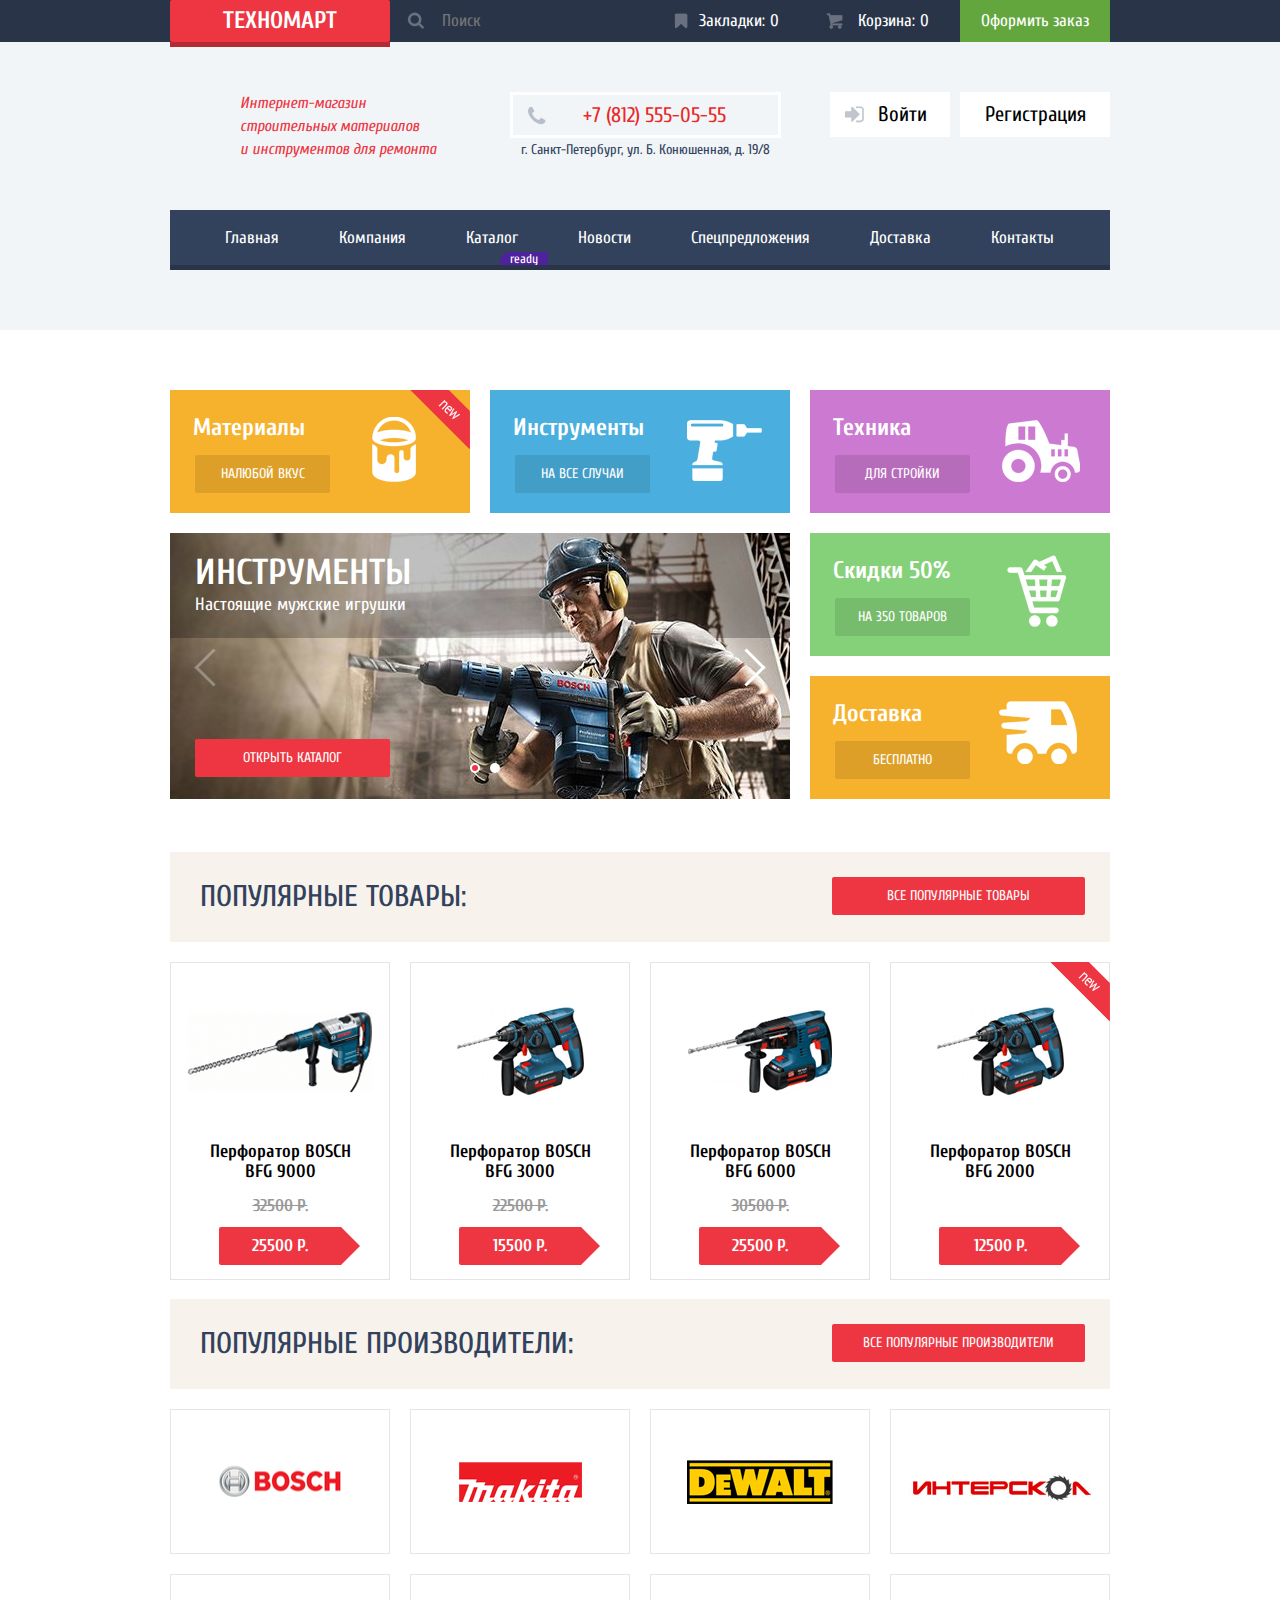
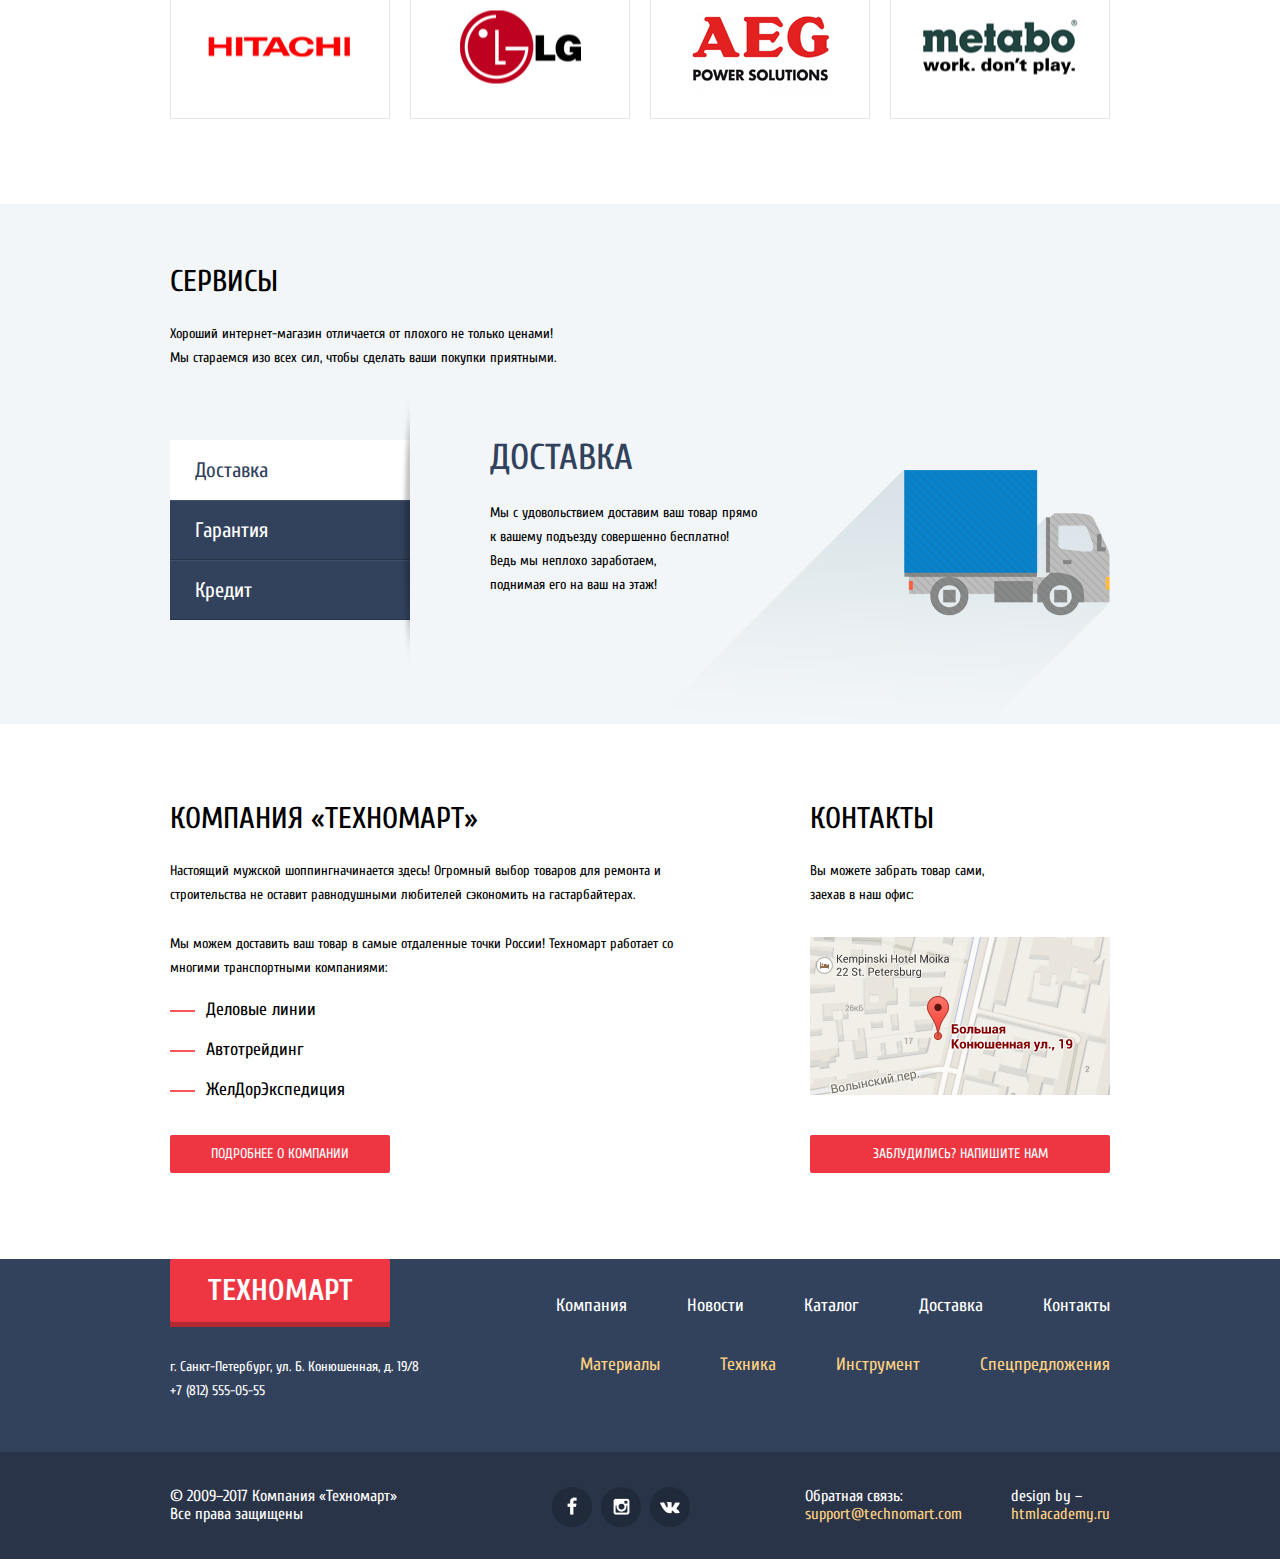
<file: index.html>
<!DOCTYPE html>
<html lang="ru">

<head>
  <meta charset="utf-8">
  <title>Technomart</title>
  <link rel="shortcut icon" href="img/favicon.ico" type="image/x-icon">
  <link rel="stylesheet" href="css/normalize.css">
  <link rel="stylesheet" href="css/style.css">
  <link href="https://fonts.googleapis.com/css?family=Cuprum:400,400i,700,700i&amp;subset=cyrillic" rel="stylesheet">
  <link href="https://fonts.googleapis.com/css?family=PT+Sans:400,700&amp;subset=cyrillic" rel="stylesheet"> 
</head>

<body>
  <header class="main-header">
    <div class="navbar">
      <div class="container clearfix">
        <h1 class="header-logo main-logo"><a class="btn" href="index.html">Техномарт</a></h1>
        <form class="search" action="/echo" method="post">
          <input id="search" type="text" name="search" placeholder="Поиск">
          <label for="search"></label>
        </form>
        <div class="navbar-right">
          <div class="bookmarks data"> <a href="#">Закладки:<span class="bookmarks-value value">0</span></a> </div>
          <div class="basket data"> <a href="#">Корзина:<span class="basket-value value">0</span></a> </div> <a class="checkout data" href="#">Оформить заказ</a> </div>
      </div>
    </div>
    <div class="container clearfix">
      <div class="header-info">
        <p class="header-info-title">Интернет-магазин
          <br> строительных материалов
          <br> и инструментов для ремонта</p>
        <div class="header-contacts">
          <div class="phone">+7 (812) 555-05-55</div> <span class="adress">г. Санкт-Петербург, ул. Б. Конюшенная, д. 19/8</span> </div>
        <div class="user-block"> <a class="sign-in" href="#">Войти</a> <a class="sign-up" href="#">Регистрация</a></div>
      </div>
      <nav class="main-navigation clearfix">
        <ul>
          <li><a href="#">Главная</a></li>
          <li><a href="#">Компания</a></li>
          <li><a class="nav-ready" href="catalog.html">Каталог</a></li>
          <li><a href="#">Новости</a></li>
          <li><a href="#">Спецпредложения</a></li>
          <li><a href="#">Доставка</a></li>
          <li><a href="#">Контакты</a></li>
        </ul>
      </nav>
    </div>
  </header>
  <main>
    <div class="container clearfix">
      <div class="categories-block clearfix">
        <div class="categories">
          <div class="category-item category-materials new-category">
            <h2>Материалы</h2> <a href="#" class="category-btn btn">Налюбой вкус</a> </div>
          <div class="category-item category-tools">
            <h2>Инструменты</h2> <a href="#" class="category-btn btn">На все случаи</a> </div>
          <div class="category-item category-equipment">
            <h2>Техника</h2> <a href="#" class="category-btn btn">Для стройки</a> </div>
        </div>
        <div class="slider">
          <input class="slider-input slider-input-1" type="radio" name="slide" id="slider-1" checked>
          <input class="slider-input slider-input-2" type="radio" name="slide" id="slider-2">
          <div class="slider-toggles">
            <label for="slider-1" class="slider-toggle slider-toggle-1"></label>
            <label for="slider-2" class="slider-toggle slider-toggle-2"></label>
          </div>
          <div class="slide slide-1">
            <h2 class="slide-title">Инструменты</h2>
            <p class="slide-description">Настоящие мужские игрушки</p>
          </div>
          <div class="slide slide-2">
            <h2 class="slide-title">Дрели</h2>
            <p class="slide-description">Соседям на радость!</p>
          </div>
          <label for="slider-1" class="slider-arrow slider-arrow-prev"></label>
          <label for="slider-2" class="slider-arrow slider-arrow-next"></label> <a href="#" class="slide-btn btn">Открыть каталог</a></div>
        <div class="category-stock category-item">
          <h2>Скидки 50%</h2> <a href="#" class="category-btn btn">На 350 товаров</a> <span class="category-icon"></span></div>
        <div class="category-delivery category-item">
          <h2>Доставка</h2> <a href="#" class="category-btn btn">Бесплатно</a> <span class="category-icon"></span></div>
      </div>
      <div class="drills-block">
        <div class="popular popular-items">
          <h2 class="title popular-title">Популярные товары:</h2> <a href="#" class="popular-btn btn">Все популярные товары</a> </div>
        <div class="catalog-items">
          <article class="catalog-item">
            <div class="catalog-item-img"><img src="img/BFG-9000.jpg" alt="BFG-9000" width="184" height="164"></div>
            <h1>Перфоратор BOSCH
BFG 9000</h1> <span class="item-price old-item-price">32500 Р.</span> <span class="item-price new-item-price">25500 Р.</span>
            <div class="item-action"> <a href="#" class="btn action-btn action-btn-buy">Купить</a> <a href="#" class="btn action-btn action-btn-bookmark">В закладки</a> </div>
          </article>
          <article class="catalog-item">
            <div class="catalog-item-img"><img src="img/BFG-3000.jpg" alt="BFG-3000" width="127" height="112"></div>
            <h1>Перфоратор BOSCH
BFG 3000</h1> <span class="item-price old-item-price">22500 Р.</span> <span class="item-price new-item-price">15500 Р.</span>
            <div class="item-action"> <a href="#" class="btn action-btn action-btn-buy">Купить</a> <a href="#" class="btn action-btn action-btn-bookmark">В закладки</a> </div>
          </article>
          <article class="catalog-item">
            <div class="catalog-item-img"><img src="/img/BFG-6000.jpg" alt="BFG-6000" width="144" height="128"></div>
            <h1>Перфоратор BOSCH
BFG 6000</h1> <span class="item-price old-item-price">30500 Р.</span> <span class="item-price new-item-price">25500 Р.</span>
            <div class="item-action"> <a href="#" class="btn action-btn action-btn-buy">Купить</a> <a href="#" class="btn action-btn action-btn-bookmark">В закладки</a> </div>
          </article>
          <article class="catalog-item new-item">
            <div class="catalog-item-img"><img src="img/BFG-2000.jpg" alt="BFG-2000" width="127" height="112"></div>
            <h1>Перфоратор BOSCH
BFG 2000</h1> <span class="item-price old-item-price"></span> <span class="item-price new-item-price">12500 Р. </span>
            <div class="item-action"> <a href="#" class="btn action-btn action-btn-buy">Купить</a> <a href="#" class="btn action-btn action-btn-bookmark">В закладки</a> </div>
          </article>
        </div>
      </div>
      <div class="brands-block">
        <div class="popular popular-brands">
          <h2 class="title popular-title">Популярные производители:</h2> <a href="#" class="popular-btn btn">Все популярные производители</a> </div>
        <div class="brands">
          <div class="brand">
            <a href="#" class="brand-link"><img src="img/brands/bosch.png" alt=""></a>
          </div>
          <div class="brand">
            <a href="#" class="brand-link"><img src="img/brands/Makita.png" alt=""></a>
          </div>
          <div class="brand">
            <a href="#" class="brand-link"><img src="img/brands/DeWALT.png" alt=""></a>
          </div>
          <div class="brand">
            <a href="#" class="brand-link"><img src="img/brands/Interskol.png" alt=""></a>
          </div>
          <div class="brand">
            <a href="#" class="brand-link"><img src="img/brands/Hitachi.png" alt=""></a>
          </div>
          <div class="brand">
            <a href="#" class="brand-link"><img src="img/brands/LG.png" alt=""></a>
          </div>
          <div class="brand">
            <a href="#" class="brand-link"><img src="img/brands/AEG.png" alt=""></a>
          </div>
          <div class="brand">
            <a href="#" class="brand-link"><img src="img/brands/Metabo.png" alt=""></a>
          </div>
        </div>
      </div>
    </div>
    <div class="services">
      <div class="container">
        <h2 class="title services-title">Сервисы</h2>
        <p class="services-info">Хороший интернет-магазин отличается от плохого не только ценами!
          <br> Мы стараемся изо всех сил, чтобы сделать ваши покупки приятными. </p>
        <div class="services-option">
          <input type="radio" name="tabs" id="delivery-input" checked>
          <input type="radio" name="tabs" id="guarantee-input">
          <input type="radio" name="tabs" id="credit-input">
          <ul class="services-tabs">
            <label for="delivery-input" class="delivery-label">
              <li>Доставка</li>
            </label>
            <label for="guarantee-input" class="guarantee-label">
              <li>Гарантия</li>
            </label>
            <label for="credit-input" class="credit-label">
              <li>Кредит</li>
            </label>
          </ul>
          <div class="service-block delivery">
            <h2 class="title service-title">Доставка</h2>
            <p class="service-description">Мы с удовольствием доставим ваш товар прямо
              <br> к вашему подъезду совершенно бесплатно!
              <br> Ведь мы неплохо заработаем,
              <br> поднимая его на ваш на этаж!</p>
          </div>
          <div class="service-block guarantee">
            <h2 class="title service-title">Гарантия</h2>
            <p class="service-description">Если купленный у нас товар поломается или заискрит,
              <br> а также в случае пожара, спровоцированного его возгаранием,
              <br> вы всегда можете быть уверены в нашей гарантии. Мы обменяем
              <br> сгоревший товар на новый.
              <br> Дом уж восстановите как-нибудь сами.</p>
          </div>
          <div class="service-block credit">
            <h2 class="title service-title">Кредит</h2>
            <p class="service-description">Залезть в долговую яму стало проще!
              <br> Кредитные консультанты придут вам на помощь.</p> <a href="#" class="credit-btn btn">Отправить заявку</a> </div>
        </div>
      </div>
    </div>
    <div class="main-description container clearfix">
      <div class="main-promo">
        <h2 class="title">Компания «Техномарт» </h2>
        <p>Настоящий мужской шоппингначинается здесь! Огромный выбор товаров для ремонта и строительства не оставит равнодушными любителей сэкономить на гастарбайтерах. </p>
        <p>Мы можем доставить ваш товар в самые отдаленные точки России! Техномарт работает со многими транспортными компаниями: </p>
        <ul class="main-promo-list">
          <li>Деловые линии</li>
          <li>Автотрейдинг</li>
          <li>ЖелДорЭкспедиция </li>
        </ul> <a href="#" class="main-promo-btn btn">Подробнее о компании</a> </div>
      <div class="main-contacts">
        <h2 class="title">Контакты</h2>
        <p>Вы можете забрать товар сами,
          <br> заехав в наш офис:</p>
        <div class="main-contacts-map"><img src="img/map-small.jpg" alt="Map small" width="300" height="158"></div> <a href="#" class="main-contacts-btn btn">Заблудились? Напишите нам</a> </div>
      <div class="map-hidden">
        <iframe src="https://www.google.com/maps/embed?pb=!1m18!1m12!1m3!1d1998.6235593230197!2d30.321747558556478!3d59.938388416607374!2m3!1f0!2f0!3f0!3m2!1i1024!2i768!4f13.1!3m3!1m2!1s0x4696310fca5ba729%3A0xea9c53d4493c879f!2z0JHQvtC70YzRiNCw0Y8g0JrQvtC90Y7RiNC10L3QvdCw0Y8g0YPQuy4sIDE5LCDQodCw0L3QutGCLdCf0LXRgtC10YDQsdGD0YDQsywg0KDQvtGB0YHQuNGPLCAxOTExODY!5e0!3m2!1sru!2sua!4v1495318911613" width="100%" height="100%" frameborder="0" style="border:0" allowfullscreen></iframe>
        <button class="modal-close map-close" type="button" title="Закрыть"></button>
      </div>
    </div>
  </main>
  <footer class="main-footer">
    <div class="footer-row-1">
      <div class="container">
        <section class="footer-info">
          <h1 class="main-logo footer-logo"><a href="#" class="btn">Техномарт</a></h1>
          <p>г. Санкт-Петербург, ул. Б. Конюшенная, д. 19/8
            <br> +7 (812) 555-05-55</p>
        </section>
        <section class="footer-nav">
          <ul class="nav-upper">
            <li><a href="">Компания</a></li>
            <li><a href="">Новости</a></li>
            <li><a href="">Каталог</a></li>
            <li><a href="">Доставка</a></li>
            <li><a href="">Контакты</a></li>
          </ul>
          <ul class="nav-under">
            <li><a href="">Материалы</a></li>
            <li><a href="">Техника</a></li>
            <li><a href="">Инструмент</a></li>
            <li><a href="">Спецпредложения</a></li>
          </ul>
        </section>
      </div>
    </div>
    <div class="footer-row-2">
      <div class="container clearfix">
        <section class="footer-copyright">
          <p>© 2009–2017 Компания «Техномарт»</p>
          <p> Все права защищены</p>
        </section>
        <section class="footer-social">
          <a href="#" class="footer-social-icon icon-fb"></a>
          <a href="#" class="footer-social-icon icon-inst"></a>
          <a href="#" class="footer-social-icon icon-vk"></a>
        </section>
        <section class="about-us">
          <div class="footer-feedback">
            <p>Обратная связь:</p>
            <p><a href="">support@technomart.com</a></p>
          </div>
          <div class="design-by">
            <p>design by &#8211;</p>
            <p><a href="">htmlacademy.ru</a></p>
          </div>
        </section>
      </div>
    </div>
  </footer>
  <form class="modal-write-us" action="" method="get">
  <button class="modal-close modal-write-us-close" type="button" title="Закрыть"></button>
   <div class="modal-inputs-wrapper">
   <div class="modal-fieldset">
    <label for="modal-name">Ваше имя:</label>
    <input id="modal-name" type="text" name="name" placeholder="Представьтесь, пожалуйста">
    </div>
    <div class="modal-fieldset">
    <label for="modal-email">Ваш e-mail:</label>
    <input id="modal-email" type="text" name="email" placeholder="Для отправки ответа">
    </div>
    <label for="modal-message">Текст письма:</label>
    <textarea name="message" id="modal-message" cols="30" rows="10" placeholder="В свободной форме"></textarea>
    </div>
    <div class="write-us-btn-wrapper"><button class="btn write-us-btn">Отправить</button>
    </div>
  </form>
  <div class="modal-item-added">
   <button class="modal-close modal-item-close" type="button" title="Закрыть"></button>
    <div class="modal-item-content"><p><span class="icon-check"></span>Товар добавлен в корзину!</p>
    </div>
    <div class="modal-item-buttons">
    <a href="" class="btn btn-checkout">Оформить заказ</a>
    <button class="btn btn-continue-shopping" type="button" title="Посмотреть ещё товар">Продолжить покупку</button>
    </div>
  </div>
  <script src="js/modal-item.js"></script>
  <script src="js/map-show.js"></script>
  <script src="js/modal-write-us.js"></script>
</body>

</html>
</file>
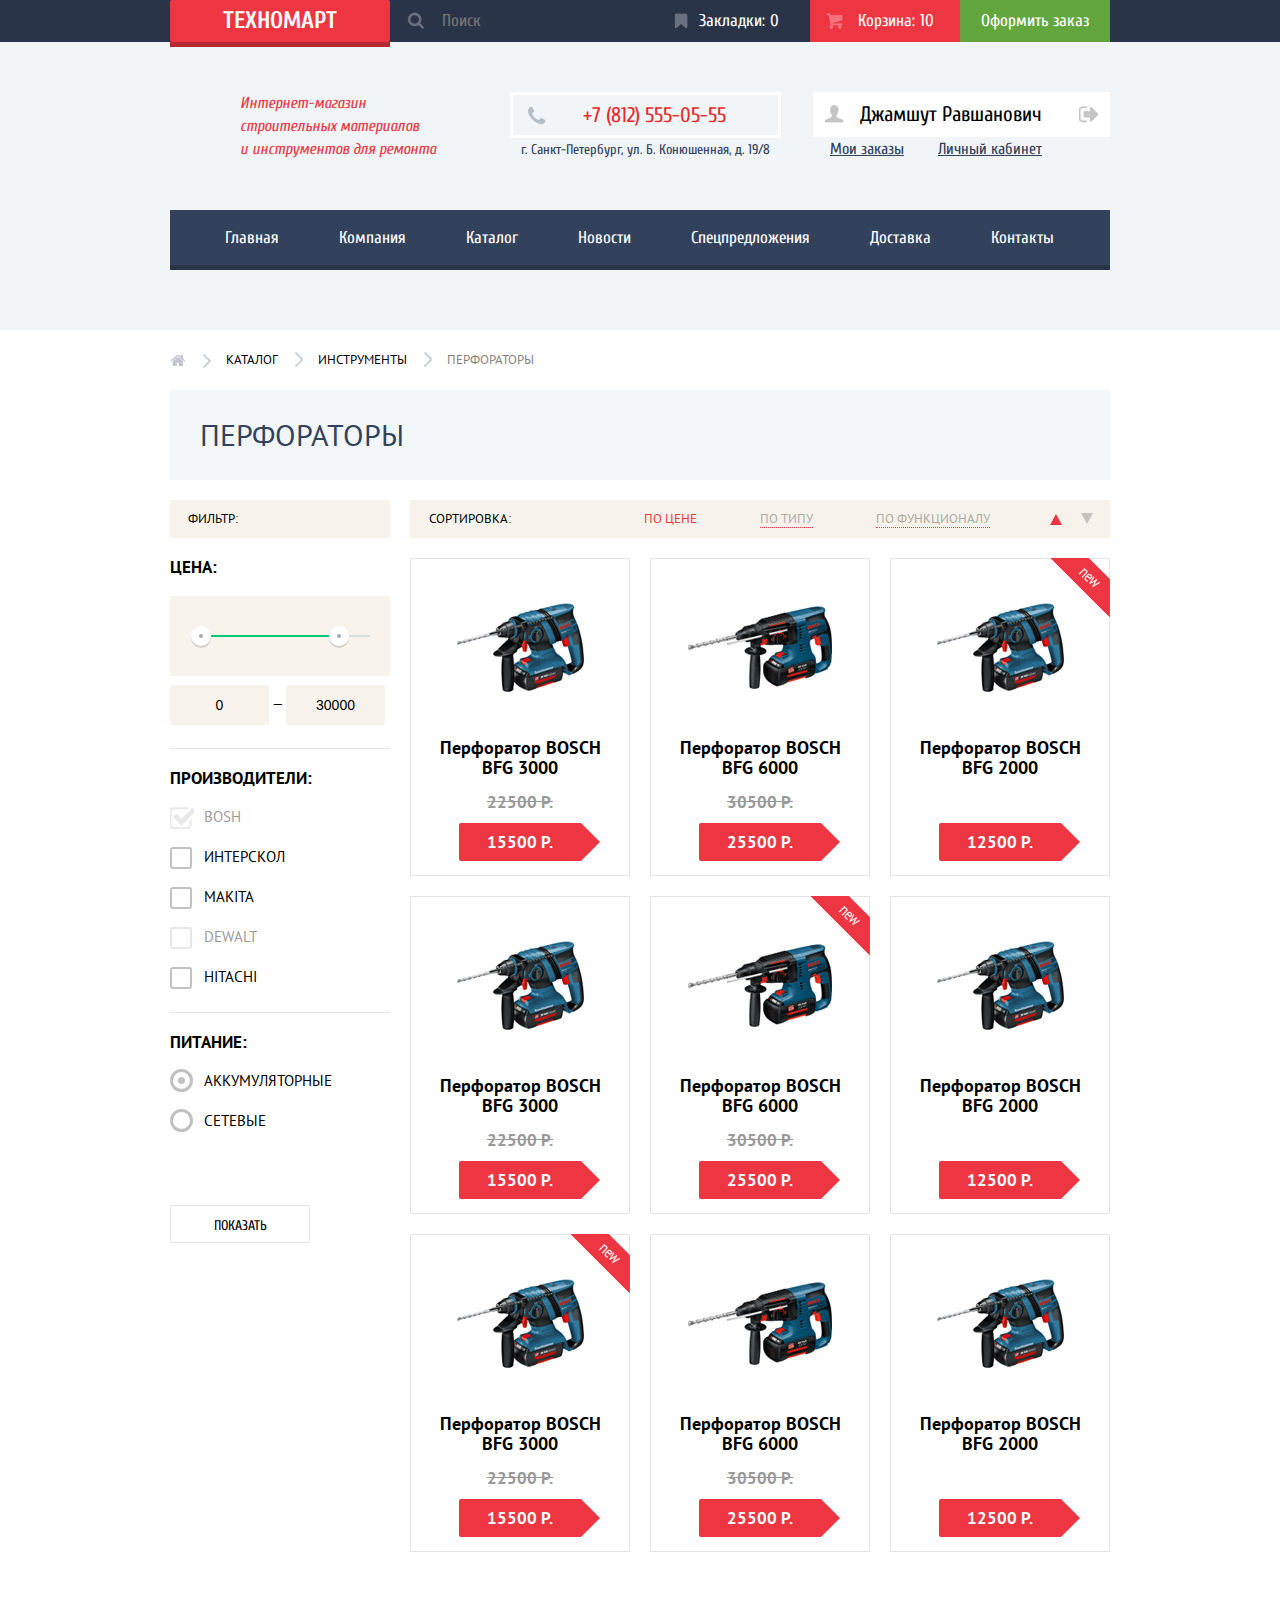
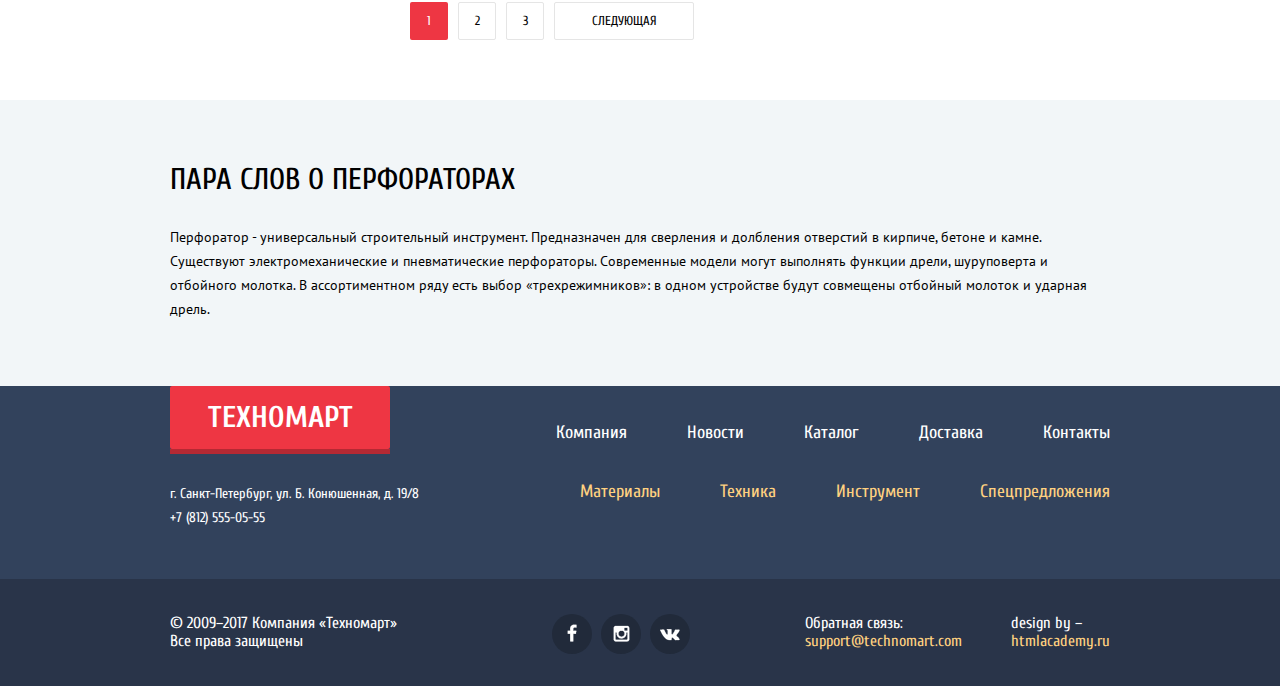
<file: catalog.html>
<!DOCTYPE html>
<html lang="ru">

<head>
  <meta charset="utf-8">
  <title>Technomart</title>
  <link rel="shortcut icon" href="img/favicon.ico" type="image/x-icon">
  <link rel="stylesheet" href="css/normalize.css">
  <link rel="stylesheet" href="css/style.css">
  <link href="https://fonts.googleapis.com/css?family=Cuprum:400,400i,700,700i&amp;subset=cyrillic" rel="stylesheet">
  <link href="https://fonts.googleapis.com/css?family=PT+Sans:400,700&amp;subset=cyrillic" rel="stylesheet"> </head>

<body class="catalog">
  <header class="main-header">
    <div class="navbar">
      <div class="container clearfix">
        <h1 class="header-logo main-logo"><a class="btn" href="index.html">Техномарт</a></h1>
        <form class="search" action="/echo" method="post">
          <input id="search" type="text" name="search" placeholder="Поиск">
          <label for="search"></label>
        </form>
        <div class="navbar-right">
          <div class="bookmarks data"> <a href="#">Закладки:<span class="bookmarks-value value">0</span></a> </div>
          <div class="basket data data-full"> <a href="#">Корзина:<span class="basket-value value">10</span></a> </div> <a class="checkout data" href="#">Оформить заказ</a> </div>
      </div>
    </div>
    <div class="container clearfix">
      <div class="header-info">
        <p class="header-info-title">Интернет-магазин
          <br> строительных материалов
          <br> и инструментов для ремонта</p>
        <div class="header-contacts">
          <div class="phone">+7 (812) 555-05-55</div> <span class="adress">г. Санкт-Петербург, ул. Б. Конюшенная, д. 19/8</span> </div>
        <div class="user-block clearfix"> <a class="user-name" href="#">Джамшут Равшанович</a>
          <a href="" class="log-out" title="Выйти"></a>
          <div class="my-option clearfix"><a href="" class="orders">Мои заказы</a><a href="" class="personal-info">Личный кабинет</a></div>
        </div>
      </div>
      <nav class="main-navigation clearfix">
        <ul>
          <li><a href="index.html">Главная</a></li>
          <li><a href="#">Компания</a></li>
          <li><a href="#">Каталог</a></li>
          <li><a href="#">Новости</a></li>
          <li><a href="#">Спецпредложения</a></li>
          <li><a href="#">Доставка</a></li>
          <li><a href="#">Контакты</a></li>
        </ul>
      </nav>
    </div>
  </header>
  <main class="container clearfix">
    <ul class="breadcrumbs">
      <li>
        <a class="index-link" href="index.html"></a>
      </li>
      <li><a href="">Каталог</a></li>
      <li><a href="">Инструменты</a></li>
      <li class="current">Перфораторы</li>
    </ul>
    <div class="h1-wrapper">
      <h1>Перфораторы</h1> </div>
    <form class="catalog-form" action="" method="get"> <span class="filter-price">Фильтр:</span>
      <fieldset class="form-price">
        <legend class="form-choice-price">Цена:</legend>
        <div class="form-price-toggles">
          <div class="toggles-spectr">
            <div class="toggles-spectr-selected">
              <div class="toggle-spectr toggle-spectr-min"></div>
              <div class="toggle-spectr toggle-spectr-max"></div>
            </div>
          </div>
        </div>
        <div class="filter-price-values">
          <input type="text" class="filter-price-value .filter-price-value-min" value="0" pattern="[0-9]{0,5}"> &#8212;
          <input type="text" class="filter-price-value .filter-price-value-max" value="30000" pattern="[0-9]{0,5}">
        </div>
      </fieldset>
      <fieldset class="choice-brands">
        <legend>Производители:</legend>
        <input type="checkbox" name="Bosh" id="ch1" checked disabled>
        <label for="ch1">Bosh</label>
        <input type="checkbox" name="Интерскол" id="ch2">
        <label for="ch2">Интерскол</label>
        <input type="checkbox" name="Makita" id="ch3">
        <label for="ch3">Makita</label>
        <input type="checkbox" name="Dewalt" id="ch4" disabled>
        <label for="ch4">Dewalt</label>
        <input type="checkbox" name="Hitachi" id="ch5">
        <label for="ch5">Hitachi</label>
      </fieldset>
      <fieldset class="charging">
        <legend>Питание:</legend>
        <input type="radio" name="charging" id="rechargeable" checked>
        <label for="rechargeable">Аккумуляторные</label>
        <input type="radio" name="charging" id="network">
        <label for="network">Сетевые</label>
      </fieldset>
      <button type="submit" class="btn form-btn">Показать</button>
    </form>
    <div class="inner-catalog-items">
      <div class="catalog-items-sorting"> <span class="items-sorting-title">Сортировка:</span> <a href="" class="active">По цене</a> <a href="">По типу</a> <a href="">По функционалу</a>
        <div class="items-sorting-indicator">
          <a href="" class="indicator-dir dir-up active"></a>
          <a href="" class="indicator-dir dir-down"></a>
        </div>
      </div>
      <article class="catalog-item">
        <div class="catalog-item-img"><img src="img/BFG-3000.jpg" alt="BFG-3000" width="127" height="112"></div>
        <h1>Перфоратор BOSCH
BFG 3000</h1> <span class="item-price old-item-price">22500 Р.</span> <span class="item-price new-item-price">15500 Р.</span>
        <div class="item-action"> <a href="#" class="btn action-btn action-btn-buy">Купить</a> <a href="#" class="btn action-btn action-btn-bookmark">В закладки</a> </div>
      </article>
      <article class="catalog-item">
        <div class="catalog-item-img"><img src="img/BFG-6000.jpg" alt="BFG-6000" width="144" height="128"></div>
        <h1>Перфоратор BOSCH
BFG 6000</h1> <span class="item-price old-item-price">30500 Р.</span> <span class="item-price new-item-price">25500 Р.</span>
        <div class="item-action"> <a href="#" class="btn action-btn action-btn-buy">Купить</a> <a href="#" class="btn action-btn action-btn-bookmark">В закладки</a> </div>
      </article>
      <article class="catalog-item new-item">
        <div class="catalog-item-img"><img src="img/BFG-2000.jpg" alt="BFG-2000" width="127" height="112"></div>
        <h1>Перфоратор BOSCH
BFG 2000</h1> <span class="item-price old-item-price"></span> <span class="item-price new-item-price">12500 Р. </span>
        <div class="item-action"> <a href="#" class="btn action-btn action-btn-buy">Купить</a> <a href="#" class="btn action-btn action-btn-bookmark">В закладки</a> </div>
      </article>
      <article class="catalog-item">
        <div class="catalog-item-img"><img src="img/BFG-3000.jpg" alt="BFG-3000" width="127" height="112"></div>
        <h1>Перфоратор BOSCH
BFG 3000</h1> <span class="item-price old-item-price">22500 Р.</span> <span class="item-price new-item-price">15500 Р.</span>
        <div class="item-action"> <a href="#" class="btn action-btn action-btn-buy">Купить</a> <a href="#" class="btn action-btn action-btn-bookmark">В закладки</a> </div>
      </article>
      <article class="catalog-item new-item">
        <div class="catalog-item-img"><img src="img/BFG-6000.jpg" alt="BFG-6000" width="144" height="128"></div>
        <h1>Перфоратор BOSCH
BFG 6000</h1> <span class="item-price old-item-price">30500 Р.</span> <span class="item-price new-item-price">25500 Р.</span>
        <div class="item-action"> <a href="#" class="btn action-btn action-btn-buy">Купить</a> <a href="#" class="btn action-btn action-btn-bookmark">В закладки</a> </div>
      </article>
      <article class="catalog-item">
        <div class="catalog-item-img"><img src="img/BFG-2000.jpg" alt="BFG-2000" width="127" height="112"></div>
        <h1>Перфоратор BOSCH
BFG 2000</h1> <span class="item-price old-item-price"></span> <span class="item-price new-item-price">12500 Р. </span>
        <div class="item-action"> <a href="#" class="btn action-btn action-btn-buy">Купить</a> <a href="#" class="btn action-btn action-btn-bookmark">В закладки</a> </div>
      </article>
      <article class="catalog-item new-item">
        <div class="catalog-item-img"><img src="img/BFG-3000.jpg" alt="BFG-3000" width="127" height="112"></div>
        <h1>Перфоратор BOSCH
BFG 3000</h1> <span class="item-price old-item-price">22500 Р.</span> <span class="item-price new-item-price">15500 Р.</span>
        <div class="item-action"> <a href="#" class="btn action-btn action-btn-buy">Купить</a> <a href="#" class="btn action-btn action-btn-bookmark">В закладки</a> </div>
      </article>
      <article class="catalog-item">
        <div class="catalog-item-img"><img src="img/BFG-6000.jpg" alt="BFG-6000" width="144" height="128"></div>
        <h1>Перфоратор BOSCH
BFG 6000</h1> <span class="item-price old-item-price">30500 Р.</span> <span class="item-price new-item-price">25500 Р.</span>
        <div class="item-action"> <a href="#" class="btn action-btn action-btn-buy">Купить</a> <a href="#" class="btn action-btn action-btn-bookmark">В закладки</a> </div>
      </article>
      <article class="catalog-item">
        <div class="catalog-item-img"><img src="img/BFG-2000.jpg" alt="BFG-2000" width="127" height="112"></div>
        <h1>Перфоратор BOSCH
BFG 2000</h1> <span class="item-price old-item-price"></span> <span class="item-price new-item-price">12500 Р. </span>
        <div class="item-action"> <a href="#" class="btn action-btn action-btn-buy">Купить</a> <a href="#" class="btn action-btn action-btn-bookmark">В закладки</a> </div>
      </article>
      <ul class="pagination">
        <li><span class="active btn">1</span></li>
        <li><a class="btn" href="">2</a></li>
        <li><a class="btn" href="">3</a></li>
        <li><a class="next btn" href="">Следующая</a></li>
      </ul>
    </div>
  </main>
  <div class="drills-info-wrapper">
    <div class="drills-info container">
      <P class="title drills-info-ешеду">Пара слов о перфораторах</P>
      <p class="drills-info-description">Перфоратор - универсальный строительный инструмент. Предназначен для сверления и долбления отверстий в кирпиче, бетоне и камне.
        <br> Существуют электромеханические и пневматические перфораторы. Современные модели могут выполнять функции дрели, шуруповерта и отбойного молотка. В ассортиментном ряду есть выбор «трехрежимников»: в одном устройстве будут совмещены отбойный молоток и ударная дрель. </p>
    </div>
  </div>
  <footer class="main-footer">
    <div class="footer-row-1">
      <div class="container">
        <section class="footer-info">
          <h1 class="main-logo footer-logo"><a href="#" class="btn">Техномарт</a></h1>
          <p>г. Санкт-Петербург, ул. Б. Конюшенная, д. 19/8
            <br> +7 (812) 555-05-55</p>
        </section>
        <section class="footer-nav">
          <ul class="nav-upper">
            <li><a href="">Компания</a></li>
            <li><a href="">Новости</a></li>
            <li><a href="">Каталог</a></li>
            <li><a href="">Доставка</a></li>
            <li><a href="">Контакты</a></li>
          </ul>
          <ul class="nav-under">
            <li><a href="">Материалы</a></li>
            <li><a href="">Техника</a></li>
            <li><a href="">Инструмент</a></li>
            <li><a href="">Спецпредложения</a></li>
          </ul>
        </section>
      </div>
    </div>
    <div class="footer-row-2">
      <div class="container clearfix">
        <section class="footer-copyright">
          <p>© 2009–2017 Компания «Техномарт»</p>
          <p> Все права защищены</p>
        </section>
        <section class="footer-social">
          <a href="#" class="footer-social-icon icon-fb"></a>
          <a href="#" class="footer-social-icon icon-inst"></a>
          <a href="#" class="footer-social-icon icon-vk"></a>
        </section>
        <section class="about-us">
          <div class="footer-feedback">
            <p>Обратная связь:</p>
            <p><a href="">support@technomart.com</a></p>
          </div>
          <div class="design-by">
            <p>design by &#8211;</p>
            <p><a href="">htmlacademy.ru</a></p>
          </div>
        </section>
      </div>
    </div>
  </footer>
  <div class="modal-item-added">
    <button class="modal-close modal-item-close" type="button" title="Закрыть"></button>
    <div class="modal-item-content">
      <p><span class="icon-check"></span>Товар добавлен в корзину!</p>
    </div>
    <div class="modal-item-buttons"> <a href="" class="btn btn-checkout">Оформить заказ</a>
      <button class="btn btn-continue-shopping" type="button" title="Посмотреть ещё товар">Продолжить покупку</button>
    </div>
  </div>
  <script src="js/map-show.js"></script>
  <script src="js/modal-item.js"></script>
</body>

</html>
</file>
<file: css/style.css>
body,
html {
  margin: 0;
  padding: 0;
  min-width: 768px;
  background: #ffffff;
  color: #000000;
  font-size: 14px;
  font-family: 'Cuprum', 'PT Sans', sans-serif;
  line-height: 24px;
}

.container {
  margin: 0 auto;
  width: 940px;
}

.clearfix::after {
  display: table;
  clear: both;
  content: '';
}

.btn {
  display: inline-block;
  -webkit-box-sizing: border-box;
  box-sizing: border-box;
  height: 38px;
  outline: none;
  border: none;
  border-radius: 2px;
  background: #ee3643;
  color: #fff;
  text-align: center;
  text-decoration: none;
  text-transform: uppercase;
  font-size: 14px;
  font-family: 'Cuprum', 'PT Sans', sans-serif;
  line-height: 38px;
  cursor: pointer;
}

.btn:hover {
  background: #ca2c37;
}

.btn:active {
  background: #ba2732;
}

.title {
  margin: 0;
  color: #000;
  text-transform: uppercase;
  font-weight: 500;
  font-size: 30px;
  line-height: 30px;
}

.main-header {
  margin-bottom: 60px;
  background: #f1f5f7;
}

.main-header a {
  display: inline-block;
  color: #fff;
  text-decoration: none;
}

.navbar {
  margin-bottom: 50px;
  min-height: 42px;
  width: 100%;
  background: #293449;
  line-height: 42px;
}

.navbar a,
.header-logo,
.search {
  float: left;
  -webkit-box-sizing: border-box;
  box-sizing: border-box;
  height: 42px;
  vertical-align: top;
  font-size: 17px;
  line-height: 42px;
}

.main-logo {
  margin: 0;
}

.main-logo a {
  position: relative;
  width: 220px;
  font-size: 24px;
}

.main-logo a::after {
  position: absolute;
  bottom: -5px;
  left: 0;
  width: 100%;
  height: 5px;
  background: #b52933;
  content: '';
}

.main-logo a:hover::after {
  background: #9a212a;
}

.main-logo a:active::after {
  background: #8e1e26;
}

.search {
  position: relative;
}

#search {
  position: relative;
  z-index: 1;
  margin-left: 50px;
  width: auto;
  border: none;
  background: #293449;
  color: #fff;
  font-size: 17px;
  font-family: 'Cuprum', sans-serif;
}

.search label {
  position: absolute;
  top: 0;
  left: 0;
  z-index: 1;
  display: block;
  width: 270px;
  height: 42px;
  cursor: text;
}

.search #search:focus + label {
  background: #fff;
}

.search #search:focus {
  z-index: 2;
  background: #fff;
  color: #000;
}

.search label::before {
  position: absolute;
  top: 10px;
  left: 17px;
  width: 20px;
  height: 20px;
  background: url('../img/sprite-icons.png') no-repeat -22px -821px;
  content: '';
  opacity: 0.3;
}

.search label:hover::before {
  opacity: 1;
}

.search label:active::before {
  opacity: 0.3;
}

.search #search:focus + label::before {
  background-position: -22px -760px;
  opacity: 1;
}

.navbar-right {
  float: right;
}

.navbar-right .value {
  float: right;
  overflow: hidden;
  padding: 0 5px;
  width: 35px;
  text-align: left;
}

.navbar-right .data {
  position: relative;
  float: left;
}

.navbar-right .data::before {
  position: absolute;
  bottom: 5px;
  left: 10px;
  width: 25px;
  height: 25px;
  content: '';
}

.bookmarks::before {
  background: url('../img/sprite-icons.png') no-repeat -18px -81px;
  opacity: 0.3;
}

.bookmarks:hover::before {
  opacity: 1;
}

.bookmarks:active::before {
  opacity: 0.3;
}

.basket::before {
  background: url('../img/sprite-icons.png') no-repeat -16px -21px;
  opacity: 0.3;
}

.basket:hover::before {
  opacity: 1;
}

.basket:active::before {
  opacity: 0.3;
}

.navbar-right a {
  width: 150px;
  text-align: right;
}

.navbar-right a:hover {
  background: #212a3a;
}

.navbar-right a:active {
  background: #161d27;
  color: #a2a5a9;
}

.checkout.data {
  background: #63a63e;
  text-align: center;
}

.checkout.data:hover {
  background: #5fbb2d;
}

.checkout.data:active {
  background: #518534;
  color: #aac39b;
}

.data-full a {
  background: #ee3643;
}

.data-full:hover a {
  background: #ca2c37;
}

.data-full header .basket:active a {
  background: #ba2732;
}

.header-info {
  display: inline-block;
  width: inherit;
}

.header-info-title {
  float: left;
  margin: 0;
  padding-left: 70px;
  width: 270px;
  color: #ee3643;
  font-style: italic;
  font-size: 16px;
  line-height: 23px;
}

.header-contacts {
  float: left;
}

.header-contacts .phone {
  padding-left: 70px;
  width: 195px;
  height: 40px;
  border: 3px solid #fff;
  background: url('../img/sprite-icons.png') no-repeat -8px -688px;
  color: #e9292a;
  font-size: 21px;
  line-height: 40px;
}

.header-contacts .adress {
  display: block;
  color: #32425c;
  text-align: center;
}

.user-block {
  position: relative;
  float: right;
}

.user-block > a {
  display: inline-block;
  float: left;
  height: 45px;
  background: #fff;
  color: #000;
  text-align: center;
  font-size: 21px;
  line-height: 45px;
}

.user-block a:hover {
  color: #ee3643;
}

.user-block a:active {
  color: #b2b2b2;
}

.sign-in {
  position: relative;
  margin-right: 10px;
  padding: 0 27px 0 48px;
  width: 45px;
}

.sign-in::before {
  position: absolute;
  bottom: 11px;
  left: 12px;
  width: 22px;
  height: 22px;
  background: url('../img/sprite-icons.png') no-repeat -20px -514px;
  content: '';
  opacity: 0.3;
}

.sign-in:hover::before {
  opacity: 1;
}

.sign-in:active::before {
  opacity: 0.5;
}

.sign-up {
  width: 150px;
}

.main-navigation {
  position: relative;
  display: block;
  margin-top: 40px;
  margin-bottom: 65px;
  background: #32425c;
}

.main-navigation::after {
  position: absolute;
  bottom: -5px;
  width: 100%;
  height: 5px;
  background: #293449;
  content: '';
}

.main-navigation ul {
  margin: 0;
  padding: 0 25px;
  font-size: 0;
}

.main-navigation li {
  display: inline-block;
  list-style: none;
}

.main-navigation a {
  position: relative;
  padding: 0 30px;
  height: 55px;
  background: #32425c;
  text-decoration: none;
  font-size: 17px;
  line-height: 55px;
}

.main-navigation a:hover {
  background: #293449;
}

.main-navigation a:active {
  background: #1d2739;
  color: #868c95;
}

.main-navigation a:active::after {
  position: absolute;
  bottom: -5px;
  left: 0;
  z-index: 1;
  width: 100%;
  height: 5px;
  background: #1d2739;
  content: '';
}

.categories-block {
  margin-bottom: 53px;
  min-height: 409px;
  color: #fff;
}

.categories-block a {
  color: #fff;
  text-decoration: none;
}

.category-item {
  position: relative;
  margin-bottom: 20px;
  width: 300px;
  height: 123px;
}

.category-item:last-child {
  margin-bottom: 0;
}

.categories .category-item {
  float: left;
  margin-right: 20px;
}

.categories .category-item:last-child {
  margin-right: 0;
}

.category-materials {
  background: #f6b22d;
}

.category-tools {
  background: #4aafde;
}

.category-equipment {
  background: #cc79d1
}

.category-stock,
.category-delivery {
  float: right;
}

.category-stock {
  background: #85d179;
}

.category-delivery {
  background: #f6b22d;
}

.category-item h2 {
  margin: 23px 23px 12px;
  font-size: 24px;
  line-height: 30px;
}

.category-btn {
  margin-left: 25px;
  width: 135px;
  background: rgb(0, 0, 0, 0.1);
}

.category-btn:hover {
  background: rgb(0, 0, 0, 0.2);
}

.category-btn:active {
  background: rgb(0, 0, 0, 0.3);
}

.category-item::after {
  position: absolute;
  right: 20px;
  bottom: 20px;
  width: 100px;
  height: 100px;
  background: url('../img/sprite-category.png') no-repeat;
  content: '';
}

.category-materials::after {
  background-position: 0px -327px;
}

.category-tools::after {
  background-position: -5px -433px;
}

.category-equipment::after {
  background-position: -10px -218px;
}

.category-stock::after {
  background-position: -5px -110px;
}

.category-delivery::after {
  background-position: -13px 0;
}

.new-category::before {
  position: absolute;
  top: 0;
  right: 0;
  width: 60px;
  height: 60px;
  background: url('../img/sprite-category.png') no-repeat -22px -565px;
  content: '';
}

.slider {
  position: relative;
  float: left;
  width: 620px;
  height: 266px;
}

.slide {
  position: absolute;
  top: 50%;
  left: 50%;
  -webkit-box-sizing: border-box;
  box-sizing: border-box;
  padding: 25px;
  width: 100%;
  height: 130%;
  opacity: 0;
  -webkit-transform: translate(-50%, -50%);
  transform: translate(-50%, -50%);
}

.slide-1 {
  background: url('../img/slide-drill-1.jpg') no-repeat 50%;
}

.slide-2 {
  background: url('../img/slide-drill-2.jpg') no-repeat 50%;
}

.slide-title {
  margin: 0px;
  margin-bottom: 5px;
  text-transform: uppercase;
  font-size: 36px;
  line-height: 30px;
}

.slide-description {
  margin: 0;
  font-size: 18px;
  line-height: 24px;
}

.slide-btn {
  position: absolute;
  bottom: 22px;
  left: 25px;
  margin-top: 120px;
  width: 195px;
}

.slider-input {
  display: none;
}

.slider-toggles {
  position: absolute;
  bottom: 36px;
  left: 50%;
  z-index: 2;
  background: #000;
  -webkit-transform: translateX(-50%);
  transform: translateX(-50%);
}

.slider-toggle {
  position: absolute;
  width: 10px;
  height: 10px;
  border-radius: 50%;
  background: #fff;
  cursor: pointer;
}

.slider-input-1:checked ~ .slider-toggles .slider-toggle-1::before,
.slider-input-2:checked ~ .slider-toggles .slider-toggle-2::before {
  position: absolute;
  top: 2px;
  left: 2px;
  width: 6px;
  height: 6px;
  border-radius: 50%;
  background: #ee3643;
  content: '';
}

.slider-input-1:checked ~ .slide-1,
.slider-input-2:checked ~ .slide-2 {
  width: inherit;
  height: inherit;
  opacity: 1;
  -webkit-transition: 0.3s;
  transition: 0.3s;
}

.slider-toggle-1 {
  left: -10px;
}

.slider-toggle-2 {
  left: 10px;
}

.slider-arrow {
  position: absolute;
  top: 50%;
  width: 24px;
  height: 24px;
  cursor: pointer;
  -webkit-transform: translateY(-12px) rotate(45deg);
  transform: translateY(-12px) rotate(45deg);
}

.slider-arrow-prev {
  left: 30px;
  border-bottom: 3px solid #fff;
  border-left: 3px solid #fff;
}

.slider-arrow-next {
  right: 30px;
  border-top: 3px solid #fff;
  border-right: 3px solid #fff;
}

.slider-input-1:checked ~ .slider-arrow-prev,
.slider-input-1:checked ~ .slider-arrow-prev,
.slider-input-2:checked ~ .slider-arrow-next,
.slider-input-2:checked ~ .slider-arrow-next {
  opacity: 0.3;
}

.drills-block {
  margin-bottom: 20px;
  min-height: 427px;
  width: auto;
}

.popular {
  margin-bottom: 20px;
  width: auto;
  height: 90px;
  background: #f7f3ec;
}

.popular-title {
  display: inline-block;
  margin-left: 30px;
  color: #32425c;
  line-height: 90px;
}

.popular-btn {
  float: right;
  margin: 25px;
  width: 253px;
}

.catalog-item {
  position: relative;
  float: left;
  margin-right: 20px;
  width: 220px;
  height: 318px;
  -webkit-box-shadow: inset 0 0 0 1px #e5e5e5;
  box-shadow: inset 0 0 0 1px #e5e5e5;
  text-align: center;
}

.catalog-item:last-child {
  margin-right: 0;
}

.catalog-item-img {
  position: relative;
  width: auto;
  height: 180px;
}

.catalog-item-img img {
  position: relative;
  top: 50%;
  -webkit-transform: translateY(-50%);
  transform: translateY(-50%);
}

.new-item::before {
  position: absolute;
  top: 0;
  right: 0;
  width: 60px;
  height: 60px;
  background: url('../img/sprite-category.png') no-repeat -22px -565px;
  content: '';
  ;
}

.catalog-item h1 {
  margin: 0 25px;
  margin-bottom: 15px;
  font-size: 18px;
  line-height: 20px;
}

.item-price {
  width: auto;
  font-weight: bold;
  font-size: 17px;
}

.old-item-price {
  display: block;
  margin-bottom: 12px;
  height: 18px;
  color: #999999;
  text-decoration: line-through;
  line-height: 18px;
}

.new-item-price {
  display: inline-block;
  margin: 0 auto;
  width: 122px;
  height: 38px;
  border-radius: 2px 0 0 2px;
  background: #ee3643;
  color: #fff;
  line-height: 38px;
}

.new-item-price::before {
  position: absolute;
  right: 11px;
  border: 19px solid transparent;
  border-left: 19px solid #ee3643;
  content: '';
}

.item-action {
  position: absolute;
  top: 0;
  left: 0;
  display: none;
  width: inherit;
  height: inherit;
  -webkit-box-shadow: 0 10px 25px rgba(41, 52, 73, 0.5);
  box-shadow: 0 10px 25px rgba(41, 52, 73, 0.5);
}

.action-btn {
  position: absolute;
  left: 42px;
  width: 135px;
  height: 38px;
  border-radius: 2px;
}

.action-btn-buy {
  top: 45px;
  background: #63a63e;
  -webkit-box-shadow: inset 0 -3px 0 #367315;
  box-shadow: inset 0 -3px 0 #367315;
}

.action-btn-buy:hover {
  background: #5fbb2d;
}

.action-btn-buy:active {
  background: #518534;
  -webkit-box-shadow: none;
  box-shadow: none;
}

.action-btn-buy::after {
  position: absolute;
  top: 8px;
  left: 12px;
  width: 20px;
  height: 20px;
  background: url('../img/sprite-icons.png') no-repeat -22px -20px;
  content: '';
  opacity: 0.3;
}

.action-btn-buy:hover::after {
  opacity: 1;
}

.action-btn-bookmark {
  top: 90px;
  border: 3px solid #63a63e;
  background: #fff;
  color: #32425c;
  line-height: 32px;
}

.action-btn-bookmark:hover {
  border: 3px solid #32425c;
  background: #fff;
}

.action-btn-bookmark:active {
  border: 3px solid #c1c6ce;
  background: #fff;
  color: #c1c6ce;
}

.catalog-item:hover .item-action {
  display: block;
}

.catalog-item:hover .catalog-item-img img {
  display: none;
}

.brands-block {
  margin-bottom: 85px;
  min-height: 419px;
  width: auto;
}

.brands {
  font-size: 0;
  line-height: 0px;
}

.brand {
  position: relative;
  display: inline-block;
  margin-right: 20px;
  margin-bottom: 20px;
  width: 220px;
  height: 145px;
  -webkit-box-shadow: inset 0 0 0 1px #e5e5e5;
  box-shadow: inset 0 0 0 1px #e5e5e5;
  vertical-align: top;
  text-align: center;
}

.brand:hover::before {
  position: absolute;
  top: 0;
  left: 0;
  width: 100%;
  height: 100%;
  -webkit-box-shadow: 0 10px 25px rgba(41, 52, 73, 0.5);
  box-shadow: 0 10px 25px rgba(41, 52, 73, 0.5);
  content: '';
}

.brand:active::before {
  -webkit-box-shadow: 0 4px 10px rgba(41, 52, 73, 0.5);
  box-shadow: 0 4px 10px rgba(41, 52, 73, 0.5);
}

.brand:nth-child(4n) {
  margin-right: 0;
}

.brand:nth-last-child(-n+4) {
  margin-bottom: 0;
}

.brand-link {
  position: relative;
  display: block;
  width: 100%;
  height: 100%;
}

.brand img {
  position: relative;
  top: 50%;
  -webkit-transform: translateY(-50%);
  transform: translateY(-50%);
}

.brand:active img {
  opacity: 0.3;
}

.services {
  margin-bottom: 80px;
  padding-top: 63px;
  background: #f2f6f8;
}

.services-title {
  margin-bottom: 25px;
}

.services-info {
  margin: 0;
  padding: 0;
}

.services-option {
  position: relative;
  display: block;
  margin-top: 70px;
  height: 284px;
}

.services-tabs {
  position: relative;
  float: left;
  margin: 0;
  padding: 0;
  width: 240px;
  height: 180px;
}

.services-tabs::after {
  position: absolute;
  top: -46px;
  right: 0;
  width: 10px;
  height: 272px;
  background: url('../img/shadow-services-tabs.png');
  content: '';
}

.services-tabs li {
  display: block;
  padding-left: 25px;
  height: 60px;
  background: #32425c;
  -webkit-box-shadow: inset 0 1px 0 #405069, inset 0 -1px 0 #293449;
  box-shadow: inset 0 1px 0 #405069, inset 0 -1px 0 #293449;
  color: #fff;
  list-style: none;
  font-size: 21px;
  line-height: 60px;
  cursor: pointer;
}

.services-tabs li:hover {
  background: #293449;
}

.services-tabs li:active {
  background: #293449;
}

.service-block {
  position: absolute;
  top: 0;
  right: 0;
  display: none;
  width: 620px;
  height: inherit;
}

.service-title {
  margin-bottom: 25px;
  color: #32425c;
  font-size: 36px;
  line-height: 36px;
}

.service-description {
  margin: 0;
}

.delivery {
  background: url(../img/bg-delivery.png) no-repeat 100% 30px;
}

.guarantee {
  background: url(../img/bg-guarantee.png) no-repeat 100% 0;
}

.credit {
  background: url(../img/bg-credit.png) no-repeat 100% 0;
}

.credit-btn {
  margin-top: 25px;
  width: 195px;
}

.services-option input[type="radio"] {
  display: none;
}

#delivery-input:checked ~ .delivery,
#guarantee-input:checked ~ .guarantee,
#credit-input:checked ~ .credit {
  display: block;
}

#delivery-input:checked ~ .services-tabs .delivery-label li,
#guarantee-input:checked ~ .services-tabs .guarantee-label li,
#credit-input:checked ~ .services-tabs .credit-label li {
  background: #fff;
  -webkit-box-shadow: none;
  box-shadow: none;
  color: #32425c;
}

.main-description {
  position: relative;
}

.main-description .title {
  margin-bottom: 25px;
}

.main-description p {
  margin: 0;
}

.main-promo {
  float: left;
  width: 530px;
}

.main-promo p {
  margin-bottom: 25px;
}

.main-promo p:last-of-type {
  margin-bottom: 10px;
}

.main-promo-list {
  margin: 0;
  margin-bottom: 25px;
  padding: 0;
  list-style: none;
}

.main-promo-list li {
  position: relative;
  padding-left: 36px;
  font-size: 18px;
  line-height: 40px;
}

.main-promo-list li::before {
  position: absolute;
  top: 20px;
  left: 0;
  width: 25px;
  height: 2px;
  background: #fb565a;
  content: '';
}

.main-promo-btn {
  width: 220px;
}

.main-contacts {
  float: right;
  width: 300px;
}

.main-contacts p {
  margin-bottom: 30px;
}

.main-contacts-map {
  margin-bottom: 40px;
  width: inherit;
  height: 158px;
}

.main-contacts-btn {
  width: inherit;
}

.map-hidden {
  position: absolute;
  top: -40px;
  left: 0;
  display: none;
  width: 100%;
  height: 446px;
  -webkit-box-shadow: 0 0 16px 8px rgba(35, 31, 32, 0.5);
  box-shadow: 0 0 16px 8px rgba(35, 31, 32, 0.5);
}

.map-show {
  display: block;
}

.main-footer {
  margin-top: 86px;
  color: #fff;
}

.main-footer p {
  margin: 0;
}

.footer-row-1 {
  min-height: 193px;
  background: #32425c;
}

.footer-info {
  float: left;
  width: 360px;
  height: inherit;
  line-height: 24px;
}

.footer-logo a {
  margin-bottom: 33px;
  height: 63px;
  font-size: 30px;
  line-height: 63px;
}

.footer-nav {
  float: right;
}

.footer-nav ul {
  margin: 0;
  margin-top: 35px;
  padding: 0;
  list-style: none;
  text-align: right;
  font-size: 0;
  line-height: 0px;
}

.footer-nav li {
  display: inline-block;
  margin-right: 60px;
  font-size: 18px;
  line-height: 24px;
}

.footer-nav li:last-of-type {
  margin-right: 0;
}

.footer-nav a {
  color: #fff;
  text-decoration: none;
  font-size: 18px;
}

.footer-nav a:hover {
  text-decoration: underline;
}

.footer-nav a:active {
  text-decoration: none;
  opacity: 0.5;
}

.nav-under a {
  color: #ffd180;
}

.footer-row-2 {
  padding-top: 35px;
  min-height: 72px;
  background: #293449;
  font-size: 16px;
  line-height: 18px;
}

.footer-copyright {
  float: left;
  margin-right: 155px;
}

.footer-social {
  float: left;
}

.footer-social-icon {
  position: relative;
  display: inline-block;
  margin-right: 5px;
  width: 40px;
  height: 40px;
  border-radius: 50%;
  background: #212a3a;
}

.footer-social-icon:last-child {
  margin-right: 0;
}

.footer-social-icon:hover,
.footer-social-icon:active {
  background: #ee3643;
}

.footer-social-icon::after {
  position: absolute;
  width: inherit;
  height: inherit;
  background: url('../img/sprite-icons.png');
  content: '';
}

.icon-fb::after {
  background-position: -7px -266px;
}

.icon-inst::after {
  background-position: -10px -383px;
}

.icon-vk::after {
  background-position: -12px -993px;
}

.about-us {
  float: right;
}

.about-us a {
  color: #ffd180;
  text-decoration: none;
}

.about-us a:hover {
  color: #ffd180;
  text-decoration: underline;
}

.about-us a:active {
  color: #ee3643;
  text-decoration: none;
}

.footer-feedback {
  display: inline-block;
  margin-right: 45px;
}

.design-by {
  display: inline-block;
}


/*** catalog.html ***/

.catalog main {
  font-family: 'PT Sans', sans-serif;
}

.catalog .main-header {
  margin-bottom: 21px;
}

.breadcrumbs {
  margin: 0;
  margin-bottom: 21px;
  padding: 0;
  list-style: none;
  text-transform: uppercase;
  font-size: 0;
  line-height: 0px;
}

.breadcrumbs li {
  display: inline-block;
  margin-right: 40px;
  font-size: 13px;
  line-height: 18px;
}

.breadcrumbs li a {
  position: relative;
  color: #000;
  text-decoration: none;
}

.breadcrumbs li a:hover {
  text-decoration: underline;
}

.breadcrumbs li a::before,
.breadcrumbs li a::after {
  position: absolute;
  right: -22px;
  width: 2px;
  height: 10px;
  background: #cdd1d8;
  content: '';
}

.breadcrumbs li a::before {
  top: 0;
  -webkit-transform: rotate(-45deg);
  transform: rotate(-45deg);
}

.breadcrumbs li a::after {
  bottom: 0;
  -webkit-transform: rotate(45deg);
  transform: rotate(45deg);
}

.breadcrumbs .index-link {
  display: inline-block;
  width: 16px;
  height: 16px;
  background: url('../img/sprite-icons.png') -22px -337px no-repeat;
  vertical-align: middle;
}

.breadcrumbs .current {
  opacity: 0.5;
}

.h1-wrapper {
  margin-bottom: 20px;
  padding-left: 30px;
  height: 90px;
  background: #f2f6f8;
}

.h1-wrapper h1 {
  color: #32425c;
  text-transform: uppercase;
  font-weight: normal;
  font-size: 30px;
  line-height: 90px;
}

.catalog-form {
  float: left;
  width: 220px;
  text-transform: uppercase;
}

.catalog-form fieldset {
  margin: 0;
  margin-bottom: 14px;
  padding: 0;
  padding-bottom: 25px;
  border: none;
}

.catalog-form legend {
  margin-bottom: 14px;
  font-weight: bold;
  font-size: 17px;
  line-height: 30px;
}

fieldset.form-price {
  border-bottom: 1px solid #e5e5e5;
}

.filter-price {
  display: block;
  margin-bottom: 14px;
  padding-left: 18px;
  height: 38px;
  border-radius: 2px;
  background: #f7f3ec;
  font-size: 13px;
  line-height: 38px;
}

.form-price-toggles {
  display: block;
  margin-bottom: 9px;
  height: 80px;
  border-radius: 2px;
  background: #f7f3ec;
}

.toggles-spectr {
  display: inline-block;
  margin-top: 39px;
  margin-left: 30px;
  width: 170px;
  height: 2px;
  background: #d7dcde;
}

.toggles-spectr-selected {
  position: relative;
  width: 140px;
  height: 2px;
  background: #00ca74;
}

.toggle-spectr {
  position: absolute;
  top: -9px;
  width: 20px;
  height: 20px;
  border-radius: 50%;
  background: #fff;
  -webkit-box-shadow: 0 2px 0 rgba(0, 0, 0, 0.14);
  box-shadow: 0 2px 0 rgba(0, 0, 0, 0.14);
  cursor: pointer;
}

.toggle-spectr::before {
  position: absolute;
  top: 8px;
  left: 8px;
  width: 4px;
  height: 4px;
  border-radius: 50%;
  background: #ababab;
  content: '';
}

.toggle-spectr-min {
  left: -9px;
}

.toggle-spectr-max {
  right: -9px;
}

.filter-price-values {
  width: inherit;
  height: 38px;
}

.filter-price-value {
  width: 95px;
  height: inherit;
  border: none;
  border-radius: 2px;
  background: #f7f3ec;
  vertical-align: middle;
  text-align: center;
}

.filter-price-value-min {
  float: left;
}

.filter-price-value-max {
  float: right;
}

fieldset.choice-brands {
  border-bottom: 1px solid #e5e5e5;
}

.choice-brands input {
  display: none;
}

fieldset label {
  position: relative;
  display: block;
  margin-bottom: 20px;
  padding-left: 34px;
  height: 20px;
  font-size: 15px;
  line-height: 20px;
}

.choice-brands label:last-of-type {
  margin-bottom: 0;
}

.choice-brands label::before {
  position: absolute;
  bottom: -2px;
  left: 0px;
  width: 18px;
  height: 18px;
  border: 2px solid #c1c1c1;
  border-radius: 3px;
  content: '';
}

.choice-brands label:hover::before {
  border-color: #b5b5b5;
}

.choice-brands input:checked + label::after {
  position: absolute;
  bottom: -2px;
  left: 0px;
  z-index: 2;
  width: 24px;
  height: 24px;
  background: url('../img/sprite-icons.png') no-repeat -23px -140px;
  content: '';
}

.choice-brands input:checked + label:hover::after {
  background: url('../img/sprite-icons.png') no-repeat -23px -207px;
}

.choice-brands input:disabled + label {
  opacity: 0.4;
}

.choice-brands input:disabled + label::after {
  background: url('../img/sprite-icons.png') no-repeat -23px -207px;
  opacity: 0.75;
}

.choice-brands input:checked + label::before {
  display: none;
}

.charging input {
  display: none;
}

.charging label::before {
  position: absolute;
  bottom: -1px;
  left: 0;
  width: 17px;
  height: 17px;
  border: 3px solid #c1c1c1;
  border-radius: 50%;
  content: '';
}

.charging input:checked + label::after {
  position: absolute;
  bottom: 7px;
  left: 8px;
  width: 7px;
  height: 7px;
  border-radius: 50%;
  background: #c1c1c1;
  content: '';
}

.charging input + label:hover::before {
  border-color: #b5b5b5;
}

.charging input + label:hover::after {
  background: #b5b5b5;
}

.charging input:disabled + label {
  opacity: 0.4;
}

.charging input:disabled + label::after {
  opacity: 0.75;
}

.form-btn {
  margin-top: 15px;
  width: 140px;
  border: 1px solid #e5e5e5;
  background: #fff;
  color: #000;
}

.form-btn:hover {
  border-color: #bdc6ca;
  background: #fff;
}

.form-btn:active {
  border-color: #ee3643;
  background: #fff;
}

.inner-catalog-items {
  float: right;
  width: 700px;
}

.catalog-items-sorting {
  margin-bottom: 20px;
  padding-left: 19px;
  background: #f7f3ec;
  color: #000;
  text-transform: uppercase;
  font-size: 13px;
  line-height: 38px;
}

.items-sorting-title {
  margin-right: 130px;
  color: #000;
}

.catalog-items-sorting > a {
  margin-right: 60px;
  border-bottom: 1px dotted #ee3643;
  color: #acaaa5;
  text-decoration: none;
}

.catalog-items-sorting > a:last-of-type {
  margin-right: 0;
}

.catalog-items-sorting > a.active {
  border: none;
  color: #ee3643;
}

.catalog-items-sorting > a:hover {
  border-bottom: 1px solid #ee3643;
  color: #000;
}

.items-sorting-indicator {
  position: relative;
  float: right;
  margin-right: 17px;
  width: 43px;
  height: 38px;
}

.indicator-dir {
  position: absolute;
  border: 6px solid transparent;
}

.indicator-dir.dir-up.active {
  border-bottom-color: #ee3643;
}

.indicator-dir.dir-up:hover {
  border-bottom-color: #000;
}

.indicator-dir.dir-down:hover {
  border-top-color: #000;
}

.items-sorting-indicator .dir-up {
  bottom: 13px;
  left: 0;
  border-bottom: 11px solid #c6c2bd;
}

.items-sorting-indicator .dir-down {
  top: 13px;
  right: 0;
  border-top: 11px solid #c6c2bd;
}

.catalog .catalog-item {
  float: left;
  margin-bottom: 20px;
}

.catalog .catalog-item:nth-child(3n+1) {
  margin-right: 0;
}

.catalog .catalog-item:nth-last-child(-n+4) {
  margin-bottom: 0px;
}

.pagination {
  float: left;
  margin: 0;
  padding: 0;
  list-style: none;
  font-size: 0;
  line-height: 0;
}

.pagination li {
  display: inline-block;
  margin-top: 50px;
  margin-right: 10px;
  background: #fff;
  color: #000;
}

.pagination .btn {
  width: 38px;
  border: 1px solid #e5e5e5;
  background: #fff;
  color: #000;
  font-size: 13px;
  line-height: 36px;
}

.pagination .btn:hover {
  border-color: #bdc6ca;
}

.pagination .btn:active {
  border-color: #ee3643;
}

.pagination .active {
  border: none;
  background: #ee3643;
  color: #fff;
  line-height: 38px;
}

.pagination .next {
  width: 140px;
}

.catalog .main-footer {
  margin-top: 0px;
}

.modal-item-added,
.modal-write-us {
  position: fixed;
  top: 50%;
  left: 50%;
  z-index: 3;
  display: none;
  min-height: 275px;
  width: 620px;
  border-top: 7px solid #ee3643;
  background: #fff;
  -webkit-box-shadow: 0 20px 40px rgba(41, 52, 73, 0.75);
  box-shadow: 0 20px 40px rgba(41, 52, 73, 0.75);
  -webkit-transform: translate(-50%, -50%);
  transform: translate(-50%, -50%);
}

.modal-item-added-show {
  display: block;
}

.modal-item-content {
  padding: 0 80px;
  width: auto;
  height: 163px;
  background: #fff;
}

.modal-item-content p {
  display: inline-block;
  margin: 0;
  padding: 0;
  font-size: 30px;
  line-height: 167px;
}

.modal-item-content .icon-check {
  position: relative;
  display: inline-block;
  margin-right: 33px;
  width: 66px;
  height: 66px;
  border-radius: 50%;
  background: #63a63e;
  vertical-align: middle;
}

.modal-item-content .icon-check::before,
.modal-item-content .icon-check::after {
  position: absolute;
  height: 8px;
  background: #fff;
  content: '';
}

.modal-item-content .icon-check::before {
  bottom: 22px;
  left: 13px;
  width: 22px;
  -webkit-transform: rotate(45deg);
  transform: rotate(45deg);
}

.modal-item-content .icon-check::after {
  bottom: 27px;
  left: 21px;
  width: 36px;
  -webkit-transform: rotate(-45deg);
  transform: rotate(-45deg);
}

.modal-item-buttons {
  padding: 0 80px;
  width: auto;
  height: 112px;
  background: #f1f1f1;
  font-size: 0;
  line-height: 112px;
}

.modal-item-buttons .btn {
  width: 220px;
}

.modal-item-buttons .btn-checkout {
  margin-right: 20px;
}

.btn-continue-shopping {
  background: #fff;
  background: #fff;
  -webkit-box-shadow: inset 0 0 0 1px #e5e5e5;
  box-shadow: inset 0 0 0 1px #e5e5e5;
  color: #000;
  font-family: 'Cuprum', 'PT Sans', sans-serif;
}

.btn-continue-shopping:hover {
  background: #fff;
  -webkit-box-shadow: inset 0 0 0 1px #bdc6ca;
  box-shadow: inset 0 0 0 1px #bdc6ca;
}

.btn-continue-shopping:active {
  background: #fff;
  -webkit-box-shadow: inset 0 0 0 1px #ee3643;
  box-shadow: inset 0 0 0 1px #ee3643;
}

.modal-item-close {
  position: absolute;
  top: 0;
  right: 0;
  z-index: 30;
  width: 35px;
  height: 35px;
  border: none;
  background: none;
  cursor: pointer;
}

.modal-item-close::before,
.modal-item-close::after {
  position: absolute;
  bottom: 15px;
  left: 5px;
  width: 25px;
  height: 5px;
  background: #ee3643;
  content: '';
}

.modal-item-close:hover::before,
.modal-item-close:hover::after {
  background: #ca2c37;
}

.modal-item-close:active::before,
.modal-item-close:active::after {
  background: #ba2732;
}

.modal-item-close::before {
  -webkit-transform: rotate(45deg);
  transform: rotate(45deg);
}

.modal-item-close::after {
  -webkit-transform: rotate(-45deg);
  transform: rotate(-45deg);
}

.catalog .user-name {
  position: relative;
  padding: 0 68px 0 47px;
  max-width: 200px;
}

.catalog .user-name::before {
  position: absolute;
  width: 20px;
  height: 20px;
  background: url('../img/sprite-icons.png') no-repeat;
  content: '';
}

.catalog .user-name::before {
  top: 12px;
  left: 11px;
  background-position: -22px -883px;
}

.catalog .user-name:hover::before {
  background-position: -22px -945px;
}

.catalog .user-name:active::before {
  background-position: -22px -883px;
}

.catalog .user-name:hover {
  color: #000;
}

.catalog .user-name:active {
  color: #b2b2b2;
}

.log-out {
  position: absolute;
  right: 0;
  width: 44px;
}

.log-out::after {
  position: absolute !important;
  width: 20px;
  height: 20px;
  background: url('../img/sprite-icons.png') no-repeat;
  content: '';
}

.log-out::after {
  top: 12px;
  right: 11px;
  background-position: -23px -575px;
}

.log-out:hover::after {
  background-position: -23px -636px;
}

.log-out:active::after {
  background-position: -23px -575px;
}

.catalog .my-option a {
  display: inline-block;
  margin: 0 17px;
  color: #32425c;
  text-decoration: underline;
  font-size: 16px;
}

.catalog .my-option a:hover {
  color: #ee3643;
}

.catalog .my-option a:active {
  color: #b2b2b2;
}

.drills-info-wrapper {
  margin-top: 60px;
  padding: 0;
  min-height: 260px;
  background: #f2f6f8;
}

.drills-info {
  padding: 65px 130px;
}

.drills-info p {
  margin: 0;
  padding: 0;
}

.drills-info .title {
  margin-bottom: 30px;
}

.drills-info-description {
  font-family: 'PT Sans', sans-serif;
}

.modal-write-us {
  position: fixed;
  min-height: 430px;
  background: #fff;
  font-size: 0;
  line-height: 0px;
}

.modal-write-us-show {
  display: block;
}

.modal-write-us label {
  display: block;
  margin-bottom: 10px;
  font-size: 18px;
  line-height: 18px;
}

.modal-write-us input[type="text"],
.modal-write-us textarea {
  -webkit-box-sizing: border-box;
  box-sizing: border-box;
  padding: 0 15px;
  width: 100%;
  height: 38px;
  outline: none;
  border: none;
  border-radius: 2px;
  -webkit-box-shadow: inset 0 0 0 2px #d7dcde;
  box-shadow: inset 0 0 0 2px #d7dcde;
  color: #999999;
  font-size: 13px;
  line-height: 38px;
}

.modal-inputs-wrapper {
  padding: 46px 80px 0;
}

.modal-fieldset {
  float: left;
  margin-right: 20px;
  margin-bottom: 20px;
  width: 220px;
}

.modal-fieldset:last-of-type {
  margin-right: 0;
}

.modal-write-us textarea {
  padding: 10px 15px;
  height: 115px;
  line-height: 18px;
  resize: none;
}

.write-us-btn-wrapper {
  margin-top: 40px;
  padding: 38px 80px;
  width: auto;
  height: 40px;
  background: #f1f1f1;
}

.write-us-btn {
  width: 100%;
}

.modal-close {
  position: absolute;
  top: 0;
  right: 0;
  z-index: 30;
  width: 35px;
  height: 35px;
  border: none;
  background: none;
  cursor: pointer;
}

.modal-close::before,
.modal-close::after {
  position: absolute;
  bottom: 15px;
  left: 5px;
  width: 25px;
  height: 5px;
  background: #ee3643;
  content: '';
}

.modal-close:hover::before,
.modal-close:hover::after {
  background: #ca2c37;
}

.modal-item-close:active::before,
.modal-close:active::after {
  background: #ba2732;
}

.modal-close::before {
  -webkit-transform: rotate(45deg);
  transform: rotate(45deg);
}

.modal-close::after {
  -webkit-transform: rotate(-45deg);
  transform: rotate(-45deg);
}

.nav-ready {
  position: relative;
}

.nav-ready::before {
  position: absolute;
  right: 0;
  bottom: 0;
  padding: 0 10px;
  border-radius: 10px 0px 0 0;
  background: rgba(110, 0, 220, 0.5);
  content: 'ready';
  font-size: 13px;
  line-height: 13px;
}
</file>
